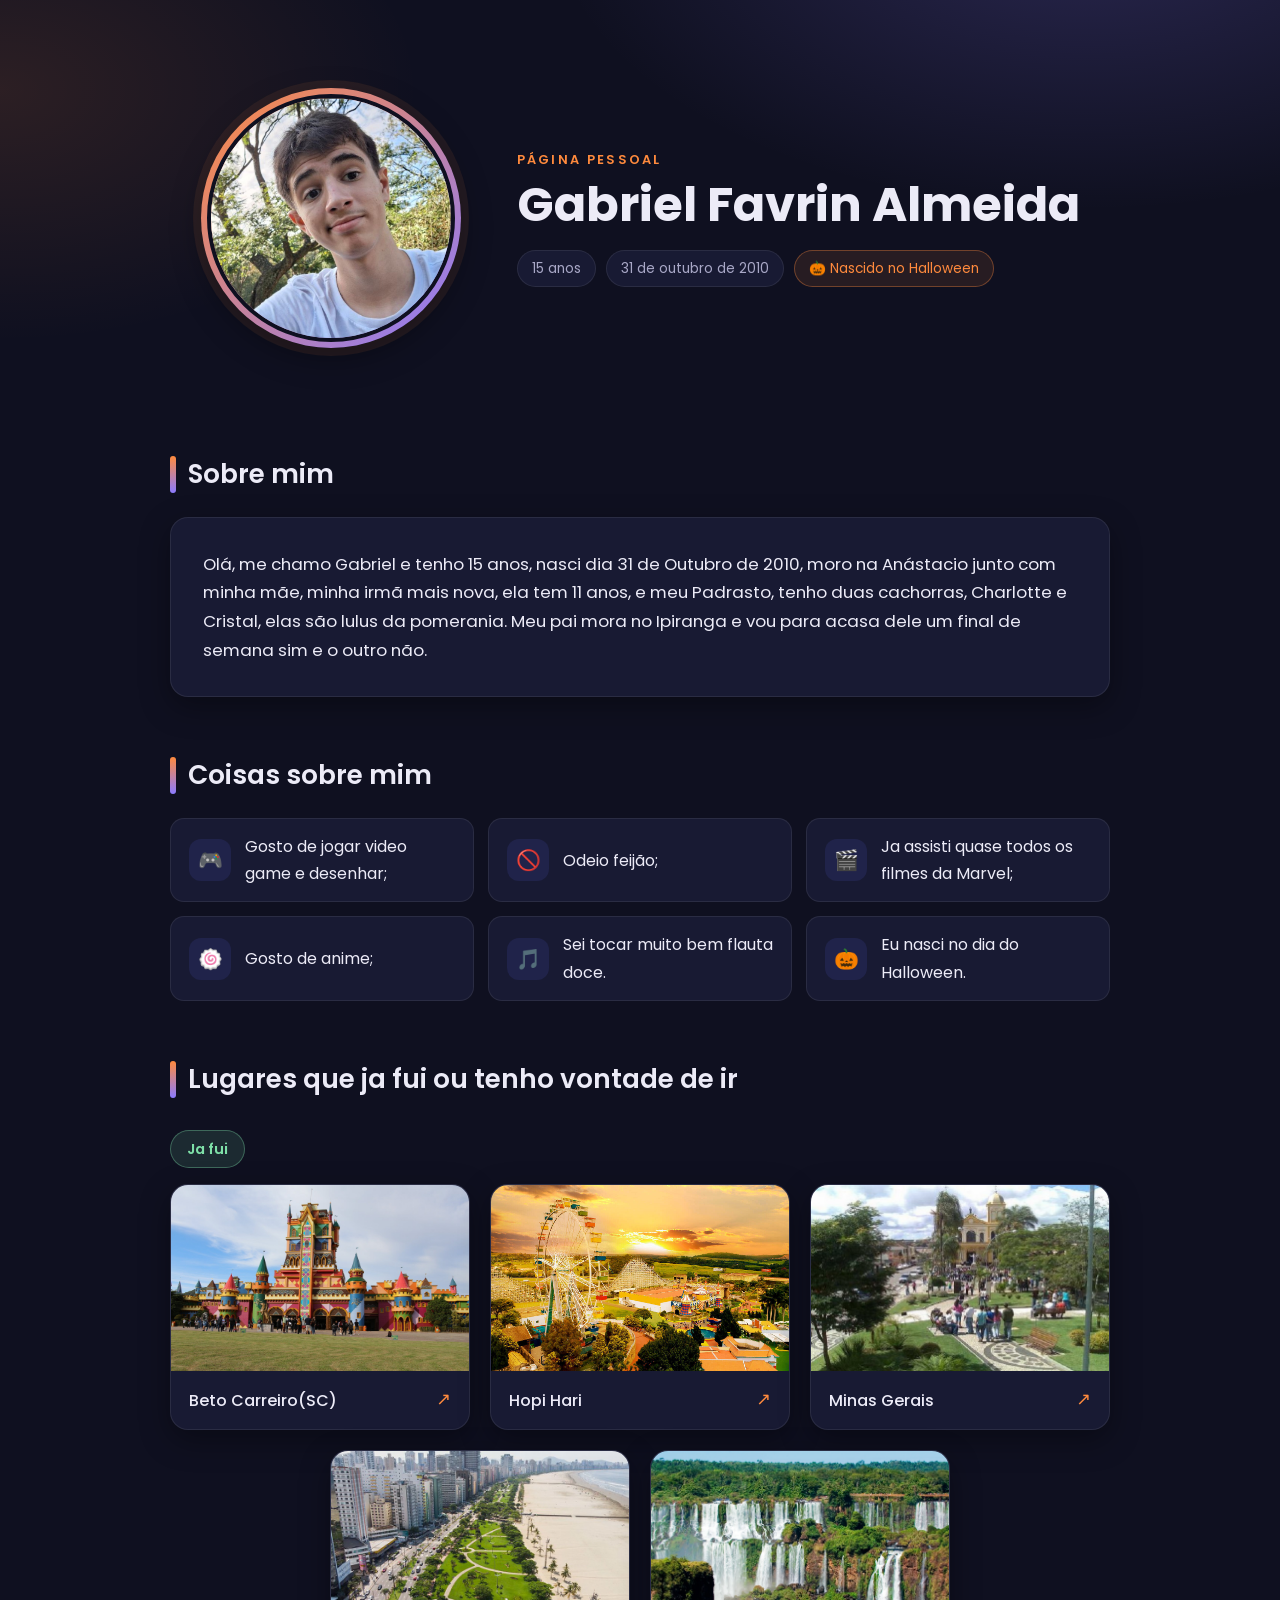
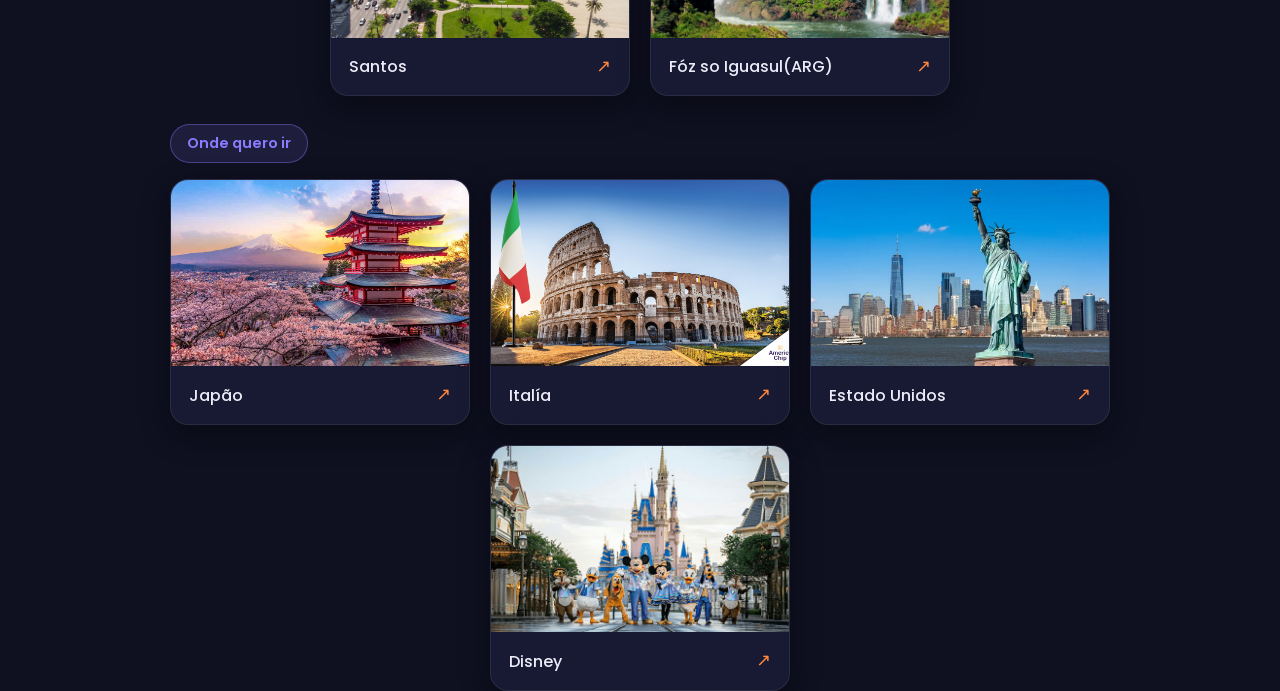
<file: pagina_apresentação.html>
<!DOCTYPE html>
<html lang="pt-br">
<head>
    <meta charset="UTF-8">
    <meta name="viewport" content="width=device-width, initial-scale=1.0">
    <link rel="icon" href="Imagens_Gabriel/brawl.jpg">
    <link rel="preconnect" href="https://fonts.googleapis.com">
    <link rel="preconnect" href="https://fonts.gstatic.com" crossorigin>
    <link href="https://fonts.googleapis.com/css2?family=Poppins:wght@400;500;600;700&display=swap" rel="stylesheet">
    <link rel="stylesheet" href="style.css">
    <title>Gabriel</title>
</head>
<body>

    <header class="hero">
        <div class="hero__foto">
            <img src="Imagens_Gabriel/gabriel.jpg" width="804" height="800" alt="Foto do Gabriel">
        </div>
        <div class="hero__texto">
            <p class="hero__etiqueta">Página pessoal</p>
            <h1>Gabriel Favrin Almeida</h1>
            <ul class="chips">
                <li class="chip">15 anos</li>
                <li class="chip">31 de outubro de 2010</li>
                <li class="chip chip--destaque"><span aria-hidden="true">🎃</span> Nascido no Halloween</li>
            </ul>
        </div>
    </header>

    <main class="conteudo">

        <section class="secao">
            <h2 class="secao__titulo">Sobre mim</h2>
            <div class="cartao">
                <p>Olá, me chamo Gabriel e tenho 15 anos, nasci dia 31 de Outubro de 2010, moro na Anástacio junto com minha mãe, minha irmã mais nova, ela tem 11 anos, e meu Padrasto, tenho duas cachorras, Charlotte e Cristal, elas são lulus da pomerania. Meu pai mora no Ipiranga e vou para acasa dele um final de semana sim e o outro não.</p>
            </div>
        </section>

        <section class="secao">
            <h2 class="secao__titulo">Coisas sobre mim</h2>
            <ul class="gostos">
                <li><span class="gostos__icone" aria-hidden="true">🎮</span>Gosto de jogar video game e desenhar;</li>
                <li><span class="gostos__icone" aria-hidden="true">🚫</span>Odeio feijão;</li>
                <li><span class="gostos__icone" aria-hidden="true">🎬</span>Ja assisti quase todos os filmes da Marvel;</li>
                <li><span class="gostos__icone" aria-hidden="true">🍥</span>Gosto de anime;</li>
                <li><span class="gostos__icone" aria-hidden="true">🎵</span>Sei tocar muito bem flauta doce.</li>
                <li><span class="gostos__icone" aria-hidden="true">🎃</span>Eu nasci no dia do Halloween.</li>
            </ul>
        </section>

        <section class="secao">
            <h2 class="secao__titulo">Lugares que ja fui ou tenho vontade de ir</h2>

            <h3 class="subtitulo"><span class="selo selo--fui">Ja fui</span></h3>
            <ul class="lugares">
                <li>
                    <a class="lugar" href="https://www.betocarrero.com.br/" target="_blank" rel="noopener">
                        <img src="Imagens_Gabriel/beto-carrero.jpg" width="1600" height="1067" loading="lazy" alt="Castelo do Beto Carrero World">
                        <span class="lugar__nome">Beto Carreiro(SC)</span>
                    </a>
                </li>
                <li>
                    <a class="lugar" href="https://pt.wikipedia.org/wiki/Hopi_Hari" target="_blank" rel="noopener">
                        <img src="Imagens_Gabriel/hopi-hari.jpg" width="1300" height="731" loading="lazy" alt="Vista aérea do Hopi Hari">
                        <span class="lugar__nome">Hopi Hari</span>
                    </a>
                </li>
                <li>
                    <a class="lugar" href="https://pt.wikipedia.org/wiki/Minas_Gerais" target="_blank" rel="noopener">
                        <img src="Imagens_Gabriel/minas-gerais.jpg" width="1200" height="800" loading="lazy" alt="Paisagem de Minas Gerais">
                        <span class="lugar__nome">Minas Gerais</span>
                    </a>
                </li>
                <li>
                    <a class="lugar" href="https://pt.wikipedia.org/wiki/Santos" target="_blank" rel="noopener">
                        <img src="Imagens_Gabriel/santos.webp" width="700" height="465" loading="lazy" alt="Jardins da orla de Santos">
                        <span class="lugar__nome">Santos</span>
                    </a>
                </li>
                <li>
                    <a class="lugar" href="https://www.decolar.com/lugares-para-viajar/foz+do+iguacu" target="_blank" rel="noopener">
                        <img src="Imagens_Gabriel/foz-do-iguacu.webp" width="1360" height="765" loading="lazy" alt="Cataratas de Foz do Iguaçu">
                        <span class="lugar__nome">Fóz so Iguasul(ARG)</span>
                    </a>
                </li>
            </ul>

            <h3 class="subtitulo"><span class="selo selo--quero">Onde quero ir</span></h3>
            <ul class="lugares">
                <li>
                    <a class="lugar" href="https://pt.wikipedia.org/wiki/Jap%C3%A3o" target="_blank" rel="noopener">
                        <img src="Imagens_Gabriel/japao.jpg" width="1024" height="629" loading="lazy" alt="Cultura japonesa">
                        <span class="lugar__nome">Japão</span>
                    </a>
                </li>
                <li>
                    <a class="lugar" href="https://pt.wikipedia.org/wiki/It%C3%A1lia" target="_blank" rel="noopener">
                        <img src="Imagens_Gabriel/italia.png" width="1200" height="725" loading="lazy" alt="Paisagem da Itália">
                        <span class="lugar__nome">Italía</span>
                    </a>
                </li>
                <li>
                    <a class="lugar" href="https://pt.wikipedia.org/wiki/Estados_Unidos" target="_blank" rel="noopener">
                        <img src="Imagens_Gabriel/estados-unidos.webp" width="1000" height="620" loading="lazy" alt="Estátua da Liberdade">
                        <span class="lugar__nome">Estado Unidos</span>
                    </a>
                </li>
                <li>
                    <a class="lugar" href="https://pt.wikipedia.org/wiki/The_Walt_Disney_Company" target="_blank" rel="noopener">
                        <img src="Imagens_Gabriel/disney.jpg" width="1366" height="768" loading="lazy" alt="Castelo da Disney">
                        <span class="lugar__nome">Disney</span>
                    </a>
                </li>
            </ul>
        </section>

    </main>
</body>
</html>
</file>
<file: style.css>
:root {
    --fundo: #0f1020;
    --superficie: #181a33;
    --superficie-2: #20234a;
    --borda: rgba(255, 255, 255, 0.08);
    --texto: #ecebf7;
    --texto-suave: #a9a8c7;
    --laranja: #ff8a3d;
    --roxo: #8b7bff;
    --raio: 18px;
    --sombra: 0 10px 30px rgba(0, 0, 0, 0.35);
}

* {
    box-sizing: border-box;
    margin: 0;
    padding: 0;
}

html {
    scroll-behavior: smooth;
}

body {
    font-family: "Poppins", "Segoe UI", system-ui, -apple-system, sans-serif;
    line-height: 1.7;
    color: var(--texto);
    background:
        radial-gradient(900px 500px at 85% -10%, rgba(139, 123, 255, 0.22), transparent 60%),
        radial-gradient(700px 420px at 0% 10%, rgba(255, 138, 61, 0.12), transparent 60%),
        var(--fundo);
    background-attachment: fixed;
    min-height: 100vh;
}

img {
    display: block;
    max-width: 100%;
    height: auto;
}

ul {
    list-style: none;
}
.hero {
    display: flex;
    align-items: center;
    justify-content: center;
    gap: clamp(24px, 5vw, 56px);
    padding: clamp(40px, 8vw, 88px) 20px clamp(24px, 5vw, 48px);
    max-width: 980px;
    margin: 0 auto;
}

.hero__foto {
    flex-shrink: 0;
    width: clamp(160px, 26vw, 260px);
    aspect-ratio: 1;
    padding: 6px;
    border-radius: 50%;
    background: linear-gradient(135deg, var(--laranja), var(--roxo));
    box-shadow: 0 0 0 8px rgba(255, 138, 61, 0.08), var(--sombra);
}

.hero__foto img {
    width: 100%;
    height: 100%;
    object-fit: cover;
    border-radius: 50%;
    border: 4px solid var(--fundo);
}

.hero__etiqueta {
    font-size: 0.8rem;
    font-weight: 600;
    letter-spacing: 0.18em;
    text-transform: uppercase;
    color: var(--laranja);
    margin-bottom: 6px;
}

h1 {
    font-size: clamp(1.8rem, 4.6vw, 3rem);
    line-height: 1.15;
    font-weight: 700;
    margin-bottom: 18px;
}

.chips {
    display: flex;
    flex-wrap: wrap;
    gap: 10px;
}

.chip {
    padding: 6px 14px;
    font-size: 0.85rem;
    color: var(--texto-suave);
    background: var(--superficie);
    border: 1px solid var(--borda);
    border-radius: 999px;
}

.chip--destaque {
    color: var(--laranja);
    background: rgba(255, 138, 61, 0.1);
    border-color: rgba(255, 138, 61, 0.35);
}



.conteudo {
    max-width: 980px;
    margin: 0 auto;
    padding: 0 20px;
}

.secao {
    margin-top: clamp(32px, 6vw, 56px);
}

.secao__titulo {
    display: flex;
    align-items: center;
    gap: 12px;
    font-size: clamp(1.25rem, 3vw, 1.65rem);
    font-weight: 600;
    margin-bottom: 20px;
}

.secao__titulo::before {
    content: "";
    width: 6px;
    height: 1.4em;
    border-radius: 6px;
    background: linear-gradient(var(--laranja), var(--roxo));
    flex-shrink: 0;
}

.cartao {
    padding: clamp(20px, 4vw, 32px);
    background: var(--superficie);
    border: 1px solid var(--borda);
    border-radius: var(--raio);
    box-shadow: var(--sombra);
}

.cartao p {
    color: var(--texto);
    font-size: clamp(0.95rem, 2.2vw, 1.05rem);
}



.gostos {
    display: grid;
    grid-template-columns: repeat(auto-fit, minmax(260px, 1fr));
    gap: 14px;
}

.gostos li {
    display: flex;
    align-items: center;
    gap: 14px;
    padding: 14px 18px;
    background: var(--superficie);
    border: 1px solid var(--borda);
    border-radius: 14px;
    transition: transform 0.2s ease, border-color 0.2s ease;
}

.gostos li:hover {
    transform: translateY(-3px);
    border-color: rgba(255, 138, 61, 0.45);
}

.gostos__icone {
    display: grid;
    place-items: center;
    flex-shrink: 0;
    width: 42px;
    height: 42px;
    font-size: 1.25rem;
    background: var(--superficie-2);
    border-radius: 12px;
}


.subtitulo {
    margin: 28px 0 16px;
    font-weight: 500;
}

.selo {
    display: inline-block;
    padding: 6px 16px;
    font-size: 0.9rem;
    font-weight: 600;
    border-radius: 999px;
}

.selo--fui {
    color: #7ee0a8;
    background: rgba(126, 224, 168, 0.12);
    border: 1px solid rgba(126, 224, 168, 0.35);
}

.selo--quero {
    color: var(--roxo);
    background: rgba(139, 123, 255, 0.12);
    border: 1px solid rgba(139, 123, 255, 0.4);
}

.lugares {
    display: flex;
    flex-wrap: wrap;
    justify-content: center;
    gap: 20px;
}

.lugares li {
    flex: 1 1 260px;
    max-width: 300px;
}

.lugar {
    display: block;
    height: 100%;
    overflow: hidden;
    color: var(--texto);
    text-decoration: none;
    background: var(--superficie);
    border: 1px solid var(--borda);
    border-radius: var(--raio);
    box-shadow: var(--sombra);
    transition: transform 0.25s ease, border-color 0.25s ease;
}

.lugar img {
    width: 100%;
    aspect-ratio: 16 / 10;
    object-fit: cover;
    transition: transform 0.4s ease;
}

.lugar__nome {
    display: flex;
    align-items: center;
    justify-content: space-between;
    padding: 14px 18px;
    font-weight: 500;
}

.lugar__nome::after {
    content: "\2197";
    color: var(--laranja);
    font-size: 1.1rem;
}

.lugar:hover,
.lugar:focus-visible {
    transform: translateY(-4px);
    border-color: rgba(255, 138, 61, 0.5);
}

.lugar:hover img,
.lugar:focus-visible img {
    transform: scale(1.05);
}


@media (max-width: 720px) {
    .hero {
        flex-direction: column;
        text-align: center;
    }

    .chips {
        justify-content: center;
    }
}

@media (max-width: 420px) {
    .gostos {
        grid-template-columns: 1fr;
    }

    .lugares li {
        max-width: none;
    }

    .botao {
        display: block;
        padding: 14px 18px;
    }
}

@media (prefers-reduced-motion: reduce) {
    * {
        transition: none !important;
        scroll-behavior: auto !important;
    }
}
</file>
